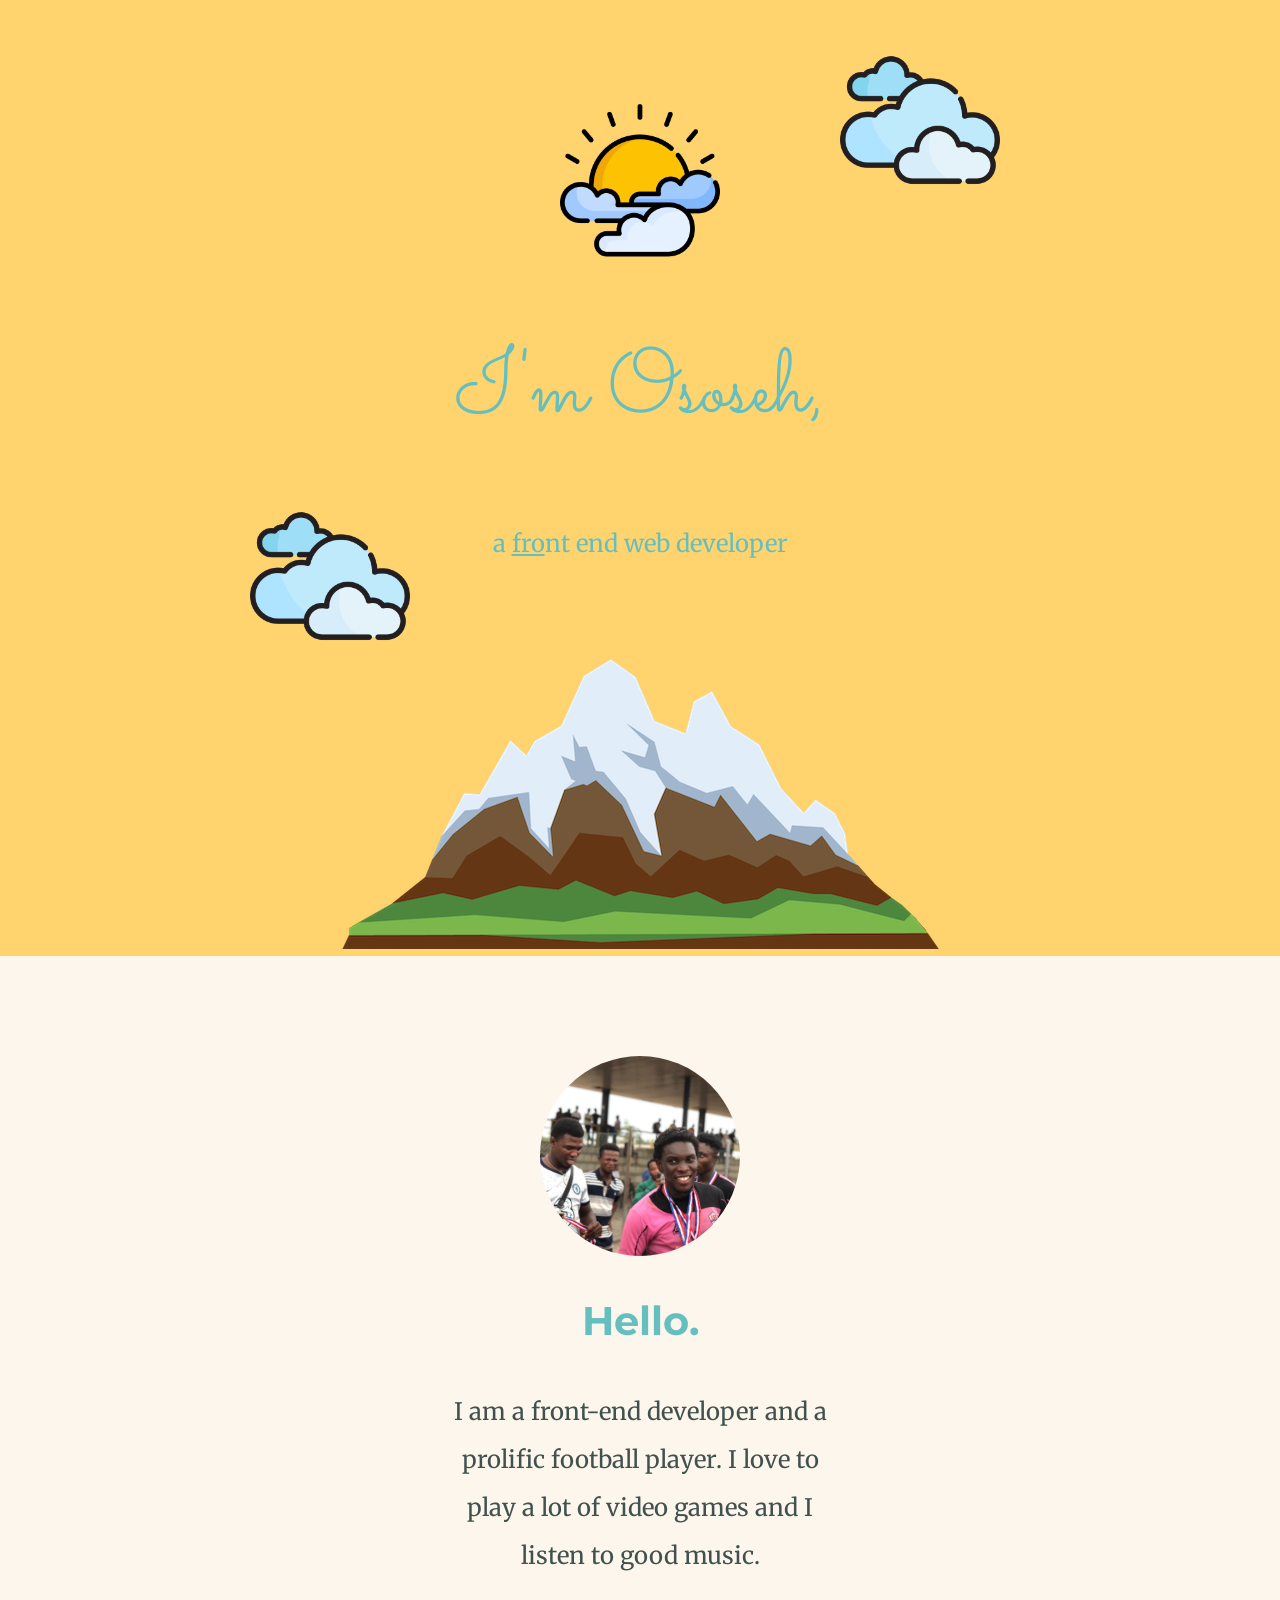
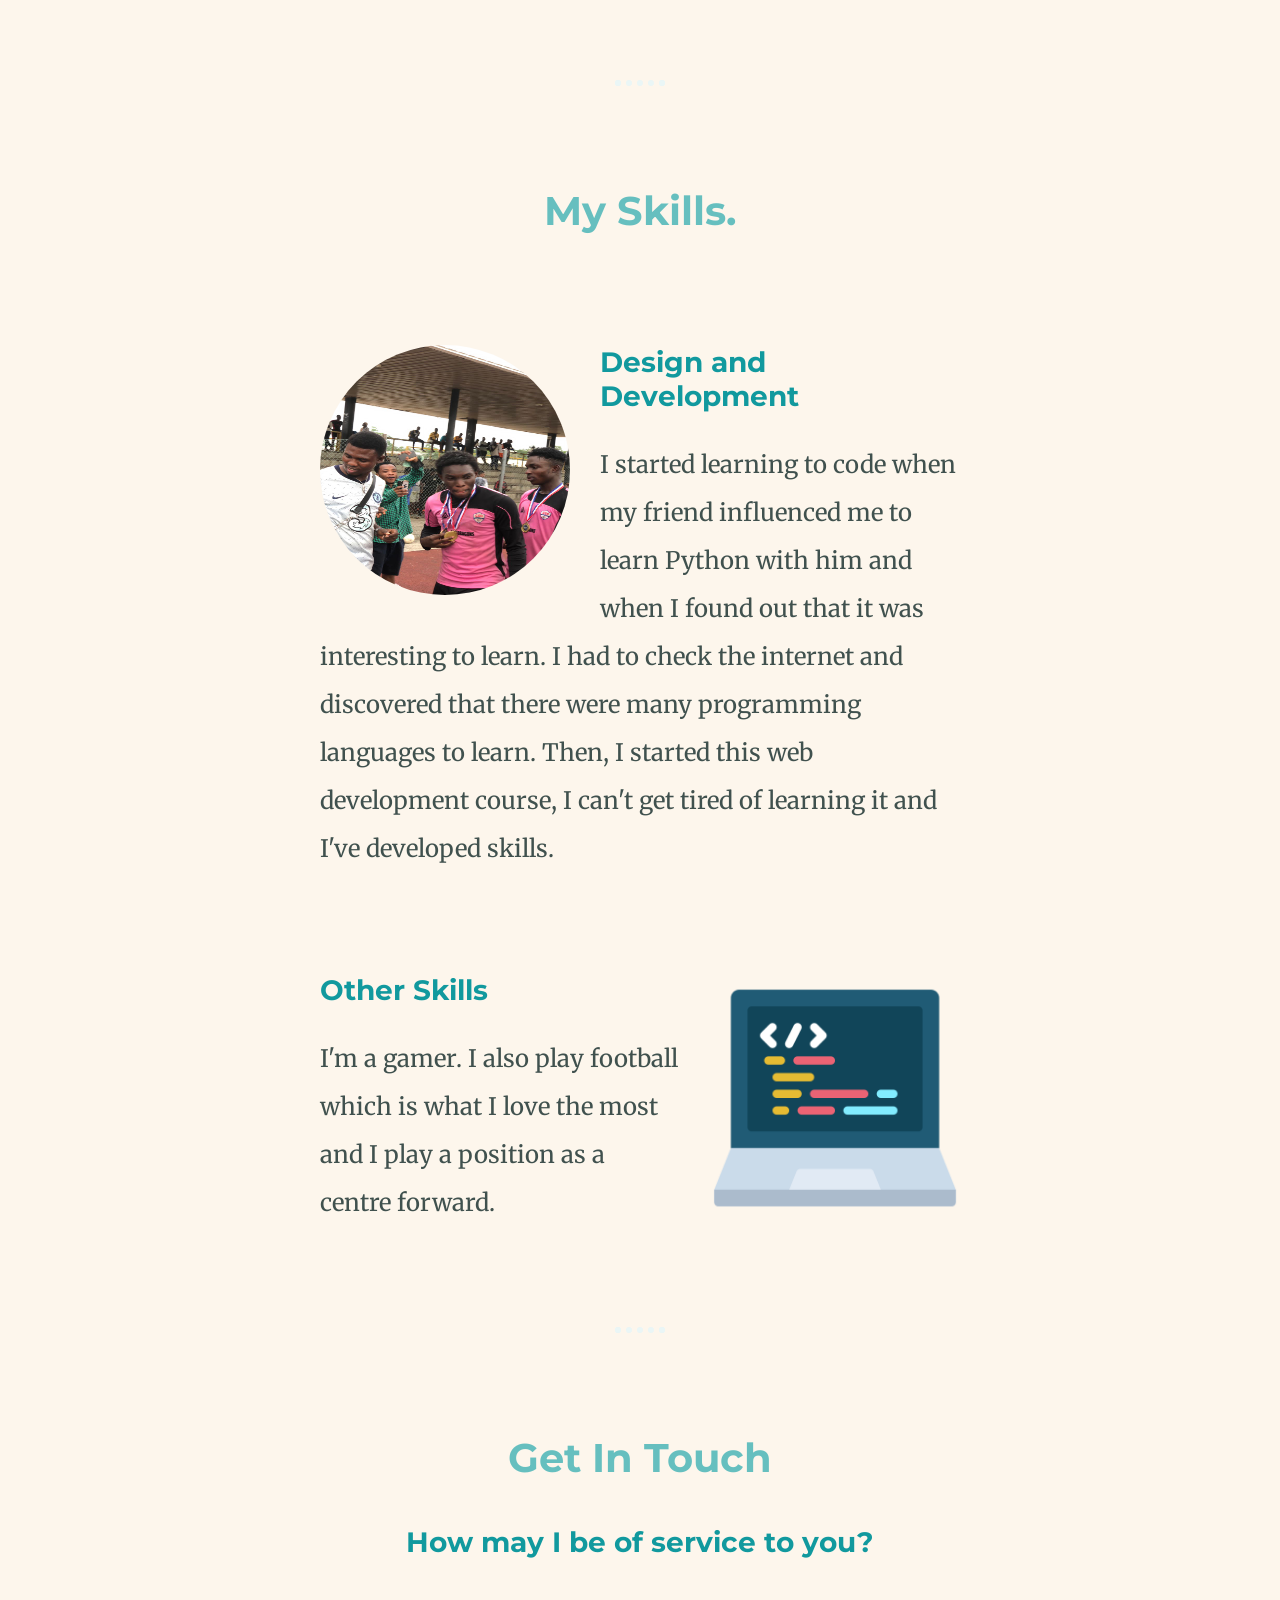
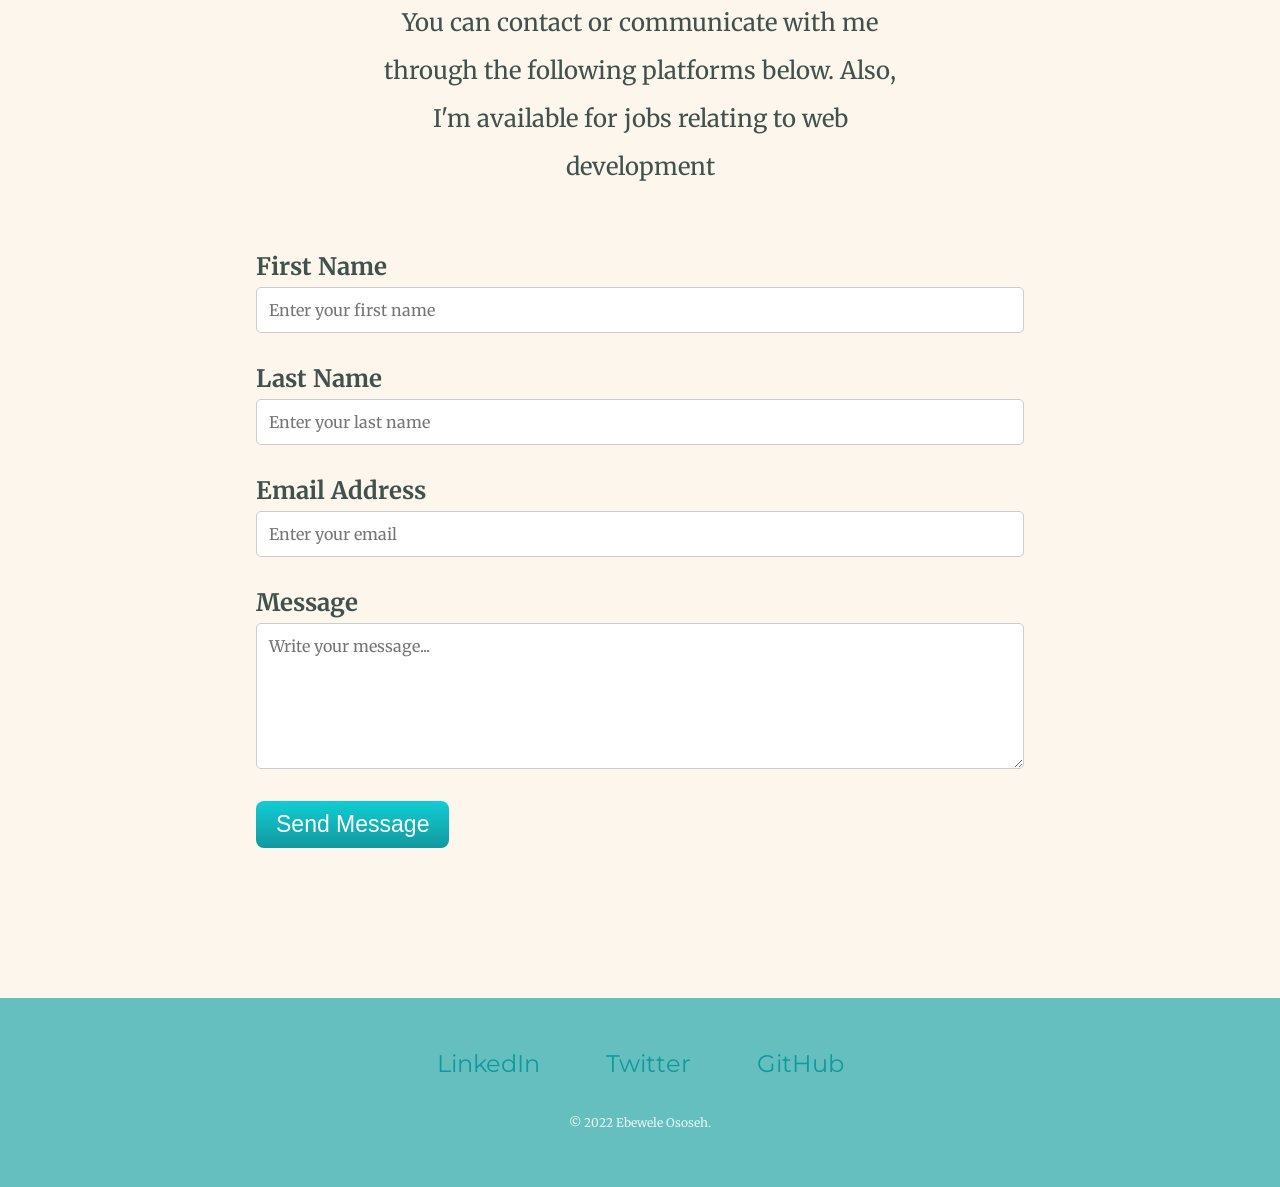
<file: index.html>
<!DOCTYPE html>
<html lang="en" dir="ltr">

<head>
  <meta charset="utf-8">
  <title>Ebewele Ososeh</title>
  <link rel="stylesheet" href="css/styles.css">
  <link rel="icon" href="my logo.jpeg">
  <link rel="preconnect" href="https://fonts.googleapis.com">
<link rel="preconnect" href="https://fonts.gstatic.com" crossorigin>
<link href="https://fonts.googleapis.com/css2?family=BIZ+UDMincho&family=Merriweather&family=Montserrat&family=Sacramento&display=swap" rel="stylesheet">
<script>function counter(){
  let a = 10 ;
  if (a === 10){
    alert("False")
  }
};
console.log(counter());
</script>


</head>

<body>
  <div class="top-container">
    <img src="Images/sun.png" alt="sun" class="sun">
    <img src="Images/clouds.png" alt="cloud-img" class="top-cloud">
    <h1>I'm Ososeh,</h1>
    <p class="web-developer">a <span class="fro">fro</span>nt end web developer</p>
    <img src="Images/clouds.png" alt="cloud-img" class="bottom-cloud">
    <img src="Images/mountain.png" alt="mountain-img" class="mountains">
  </div>
  <div class="middle-container">
    <div class="profile">
      <img src="Images/champion.jpg" alt="Ososeh" class="Ososeh-img">
      <h2>Hello.</h2>
      <p class="intro">I am a front-end developer and a prolific football player. I love to play a lot of video games and I listen to good music.</p>
    </div>
    <hr>
    <div class="skills">
      <h2>My Skills.</h2>
      <div class="skill-row">
        <img class="trophy-img" src="Images/csc rebels.jpg" alt="Trophy">
        <h3>Design and Development</h3>
        <p class="l">I started learning to code when my friend influenced me to learn Python with him and when I found out that it was interesting to learn. I had to check the internet and discovered that there were many programming languages to learn. Then, I started this web development course, I can't get tired of learning it and I've developed skills. </p>
      </div>
      <div class="skill-row">
        <img class="programming-img" src="Images/programming.png" alt="">
        <h3>Other Skills</h3>
        <p class="gamer">I'm a gamer. I also play football which is what I love the most and I play a position as a centre forward.</p>
      </div>
    </div>
    <hr>
    <div class="contact-me">
      <h2>Get In Touch</h2>
      <h3>How may I be of service to you?</h3>
      <p class="contact-message">You can contact or communicate with me through the following platforms below. Also, I'm available for jobs relating to web development</p>
      <form class="contact-form">

  <label for="firstName">First Name</label>
  <input
    type="text"
    id="firstName"
    name="firstName"
    placeholder="Enter your first name"
    required>

  <label for="lastName">Last Name</label>
  <input
    type="text"
    id="lastName"
    name="lastName"
    placeholder="Enter your last name"
    required>

  <label for="email">Email Address</label>
  <input
    type="email"
    id="email"
    name="email"
    placeholder="Enter your email"
    required>

  <label for="message">Message</label>

  <textarea
    id="message"
    name="message"
    rows="6"
    placeholder="Write your message..."
    required></textarea>

  <button class="btn" type="submit">
    Send Message
  </button>

</form>
      <!-- <a class="btn" href="mailto:ebeweleososeh@gmail.com">CONTACT ME</a> -->
    </div>
  </div>


  <div class="bottom-container">
    <a class="footer-link" href="https://www.linkedin.com/in/ebewele-ososeh-0a2bb61b8/">LinkedIn</a>
    <a class="footer-link" href="https://twitter.com/Ososeh09">Twitter</a>
    <a class="footer-link" href="https://github.com/Ososeh">GitHub</a>
    <p class="copyright">© 2022  Ebewele Ososeh.</p>
  </div>
  

</body>

</html>
</file>
<file: css/styles.css>
body {
  margin: 0;
  text-align: center;
  font-family: 'Merriweather', serif;
  font-size: 150%;
  color: #40514E;
}

h1 {
  color: #66BFBF;
  font-size: 5.625rem;
  margin-top: 50px auto 0 auto;
  font-family: 'Sacramento', cursive;
  font-weight: normal;
}

h2 {
  color: #66BFBF;
  font-size: 2.5rem;
  font-family: Montserrat, sans-serif;
  padding-bottom: 10px;
}

h3 {
  color: #11999E;
  font-family: 'Montserrat', serif;
}

p {
  line-height: 2;
}

hr {
  border: dotted #EAF6F6 6px;
  border-bottom: none;
  width: 3%;
  margin: 100px auto;
}

a {
  color: #11999E;
  font-family: Montserrat, sans-serif;
  margin: 10px 30px;
  text-decoration: none;
}
a:hover{
  color: #EAF6F6;
}
.contact-message {
  width: 40%;
  margin: 40px auto 60px;
}
.copyright{
  color: #EAF6F6;
  font-size: 0.75rem;
  padding: 20px 0;
}

.web-developer {
  color: #66BFBF;
}

.fro {
  color: #66BFBF;
  font-weight: normal;
}

.top-container {
  background-color: #FFD36E;
  position: relative;
  padding-top: 100px
}

.mountains {
  position: relative;


}

.middle-container {
  padding: 100px 0;
  background-color: #FDF6EC;
}

.intro {
  width: 30%;
  margin: auto;
}

.bottom-container {
  background-color: #66BFBF;
  padding: 50px 0 20px;
}

.skill-row {
  width: 50%;
  margin: 100px auto 100px auto;
  text-align: left;
}

.fro {
  text-decoration: underline;
}

.top-cloud {
  position: absolute;
  height: 160px;
  width: 160px;
  right: 280px;
  top: 40px;
}
.sun{
  height: 160px;
  width: 160px;



}
.bottom-cloud {
  position: absolute;
  height: 160px;
  width: 160px;
  left: 250px;
  bottom: 300px;
}

.Ososeh-img {
  border-radius: 100%;
  height: 200px;
  width: 200px;
}

.trophy-img {
  height: 250px;
  width: 250px;
  float: left;
  margin-right: 30px;
  border-radius: 100%;
}

.l {}

.programming-img {
  height: 250px;
  width: 250px;
  float: right;
  margin-left: 30px;
}

.gamer {}

.btn {
  background: #11cdd4;
  background-image: -webkit-linear-gradient(top, #11cdd4, #11999e);
  background-image: -moz-linear-gradient(top, #11cdd4, #11999e);
  background-image: -ms-linear-gradient(top, #11cdd4, #11999e);
  background-image: -o-linear-gradient(top, #11cdd4, #11999e);
  background-image: linear-gradient(to bottom, #11cdd4, #11999e);
  -webkit-border-radius: 8;
  -moz-border-radius: 8;
  border-radius: 8px;
  font-family: Trebuchet MS, Lucida Grande, Lucida Sans Unicode, Lucida Sans, Tahoma, sans-serif;
  color: #ffffff;
  font-size: 23px;
  padding: 10px 20px 10px 20px;
  border: solid #1f628d 0px;
  text-decoration: none;
}

.btn:hover {
  background: #30e3cb;
  background-image: -webkit-linear-gradient(top, #30e3cb, #2bc4ad);
  background-image: -moz-linear-gradient(top, #30e3cb, #2bc4ad);
  background-image: -ms-linear-gradient(top, #30e3cb, #2bc4ad);
  background-image: -o-linear-gradient(top, #30e3cb, #2bc4ad);
  background-image: linear-gradient(to bottom, #30e3cb, #2bc4ad);
  text-decoration: none;
}

.contact-form {
  width: 60%;
  margin: 50px auto;
  text-align: left;
}

.contact-form label {
  display: block;
  margin-top: 15px;
  font-weight: bold;
}

.contact-form input,
.contact-form textarea {
  width: 100%;
  padding: 12px;
  margin-top: 5px;
  margin-bottom: 15px;
  border: 1px solid #ccc;
  border-radius: 5px;
  font-size: 16px;
  font-family: inherit;
  box-sizing: border-box;
}

.contact-form textarea {
  resize: vertical;
}

.contact-form button {
  margin-top: 10px;
}
</file>
